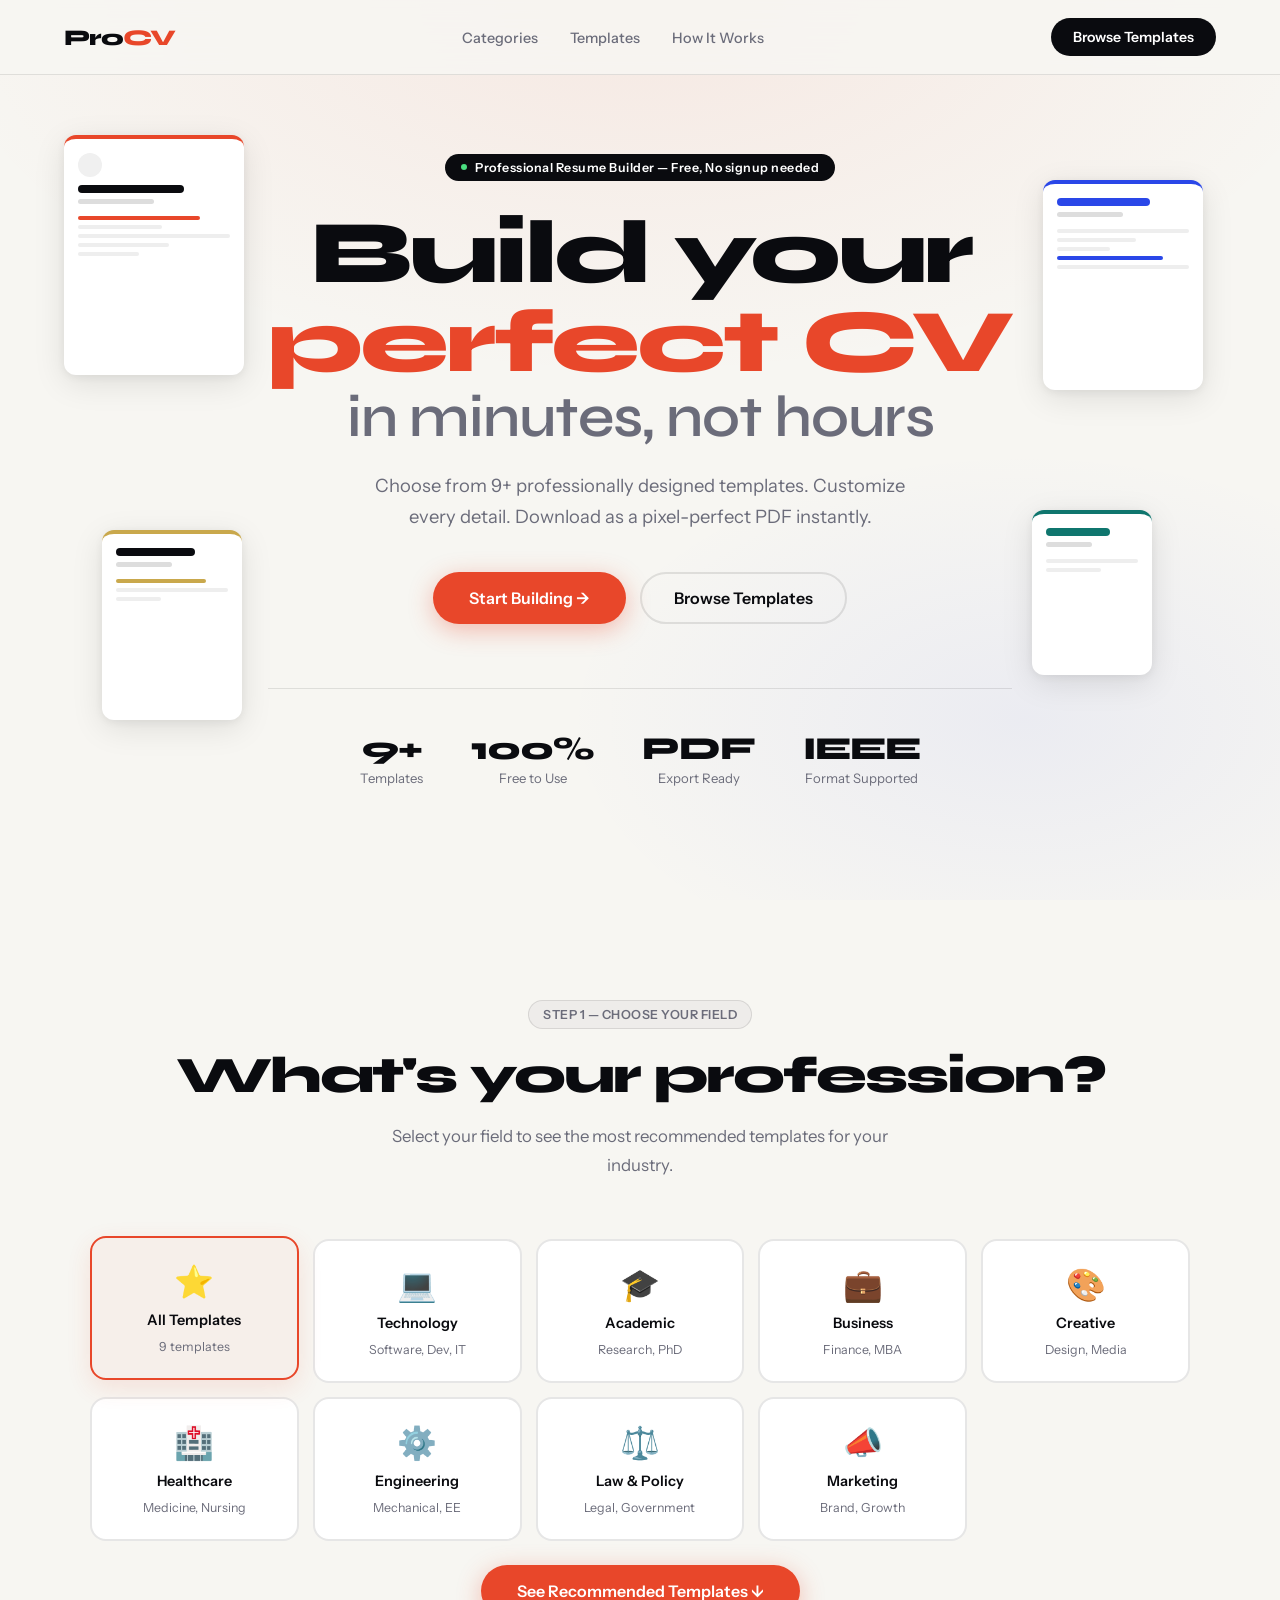
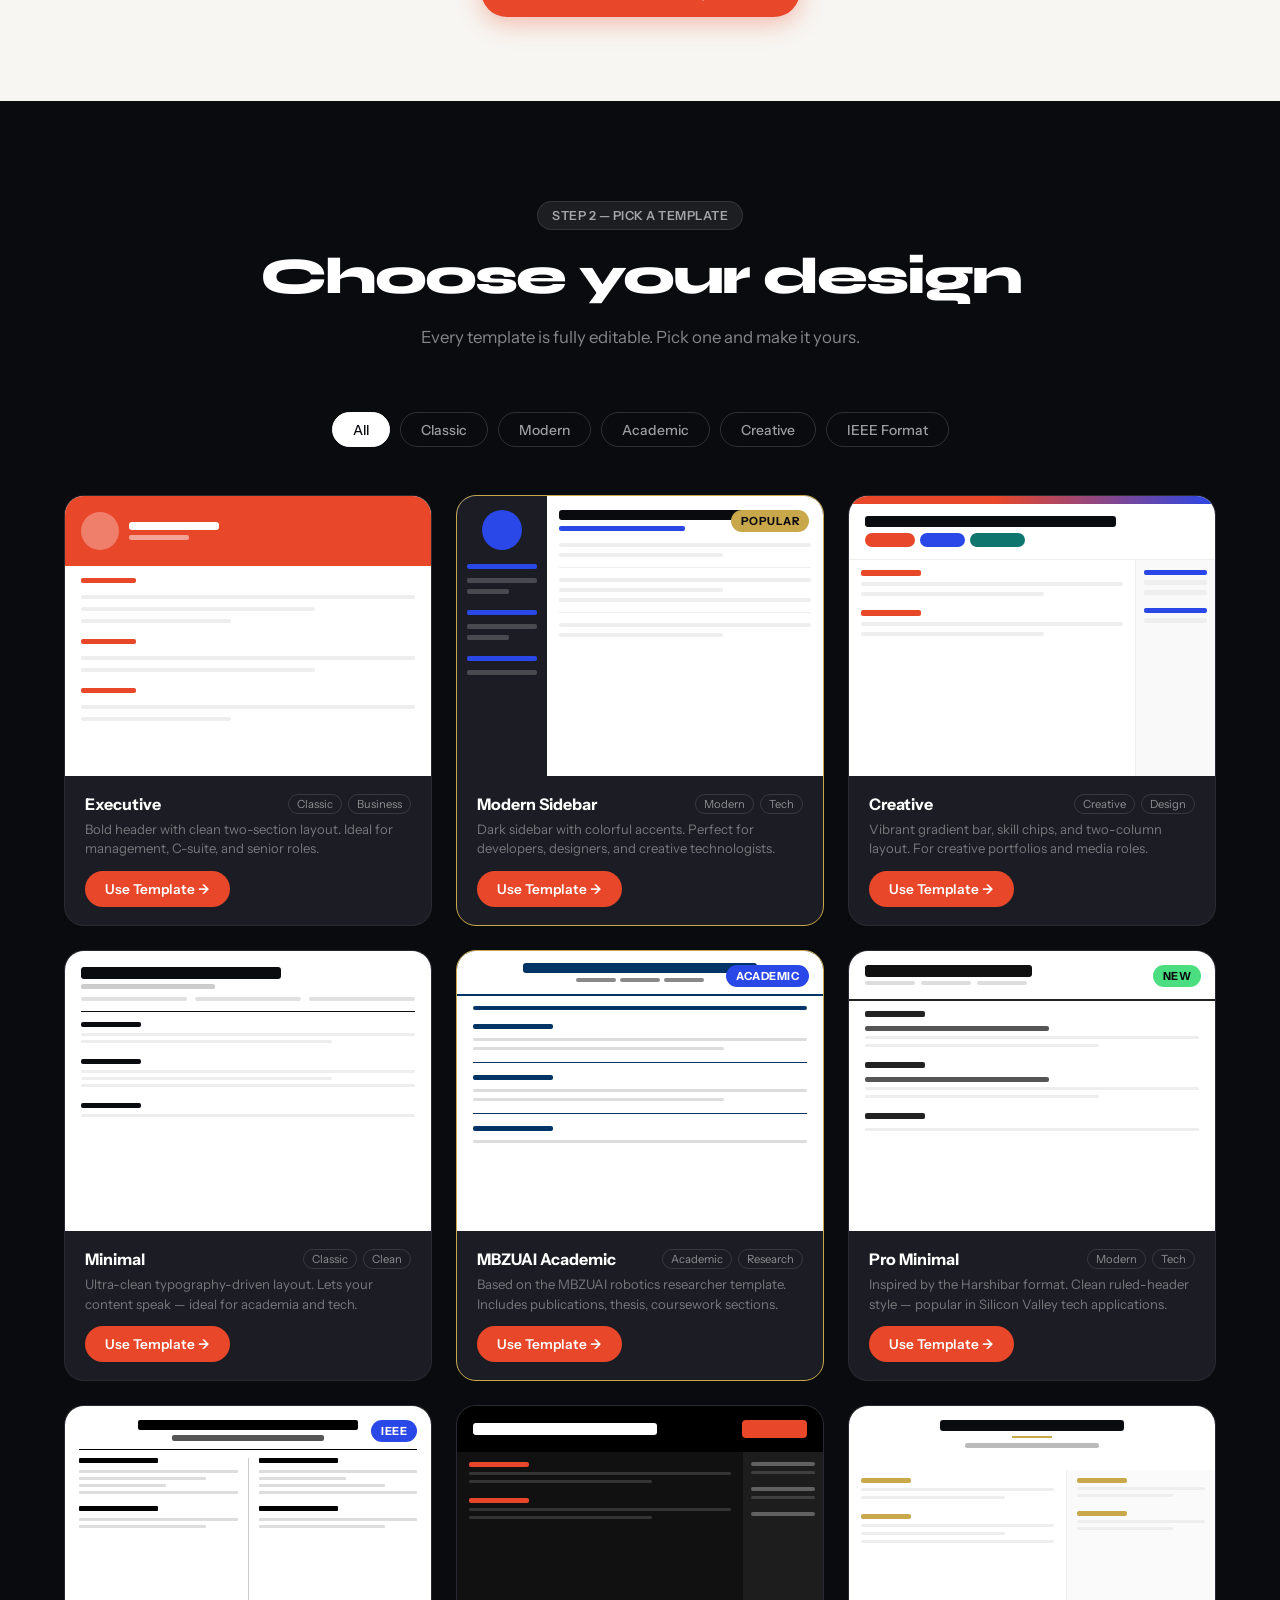
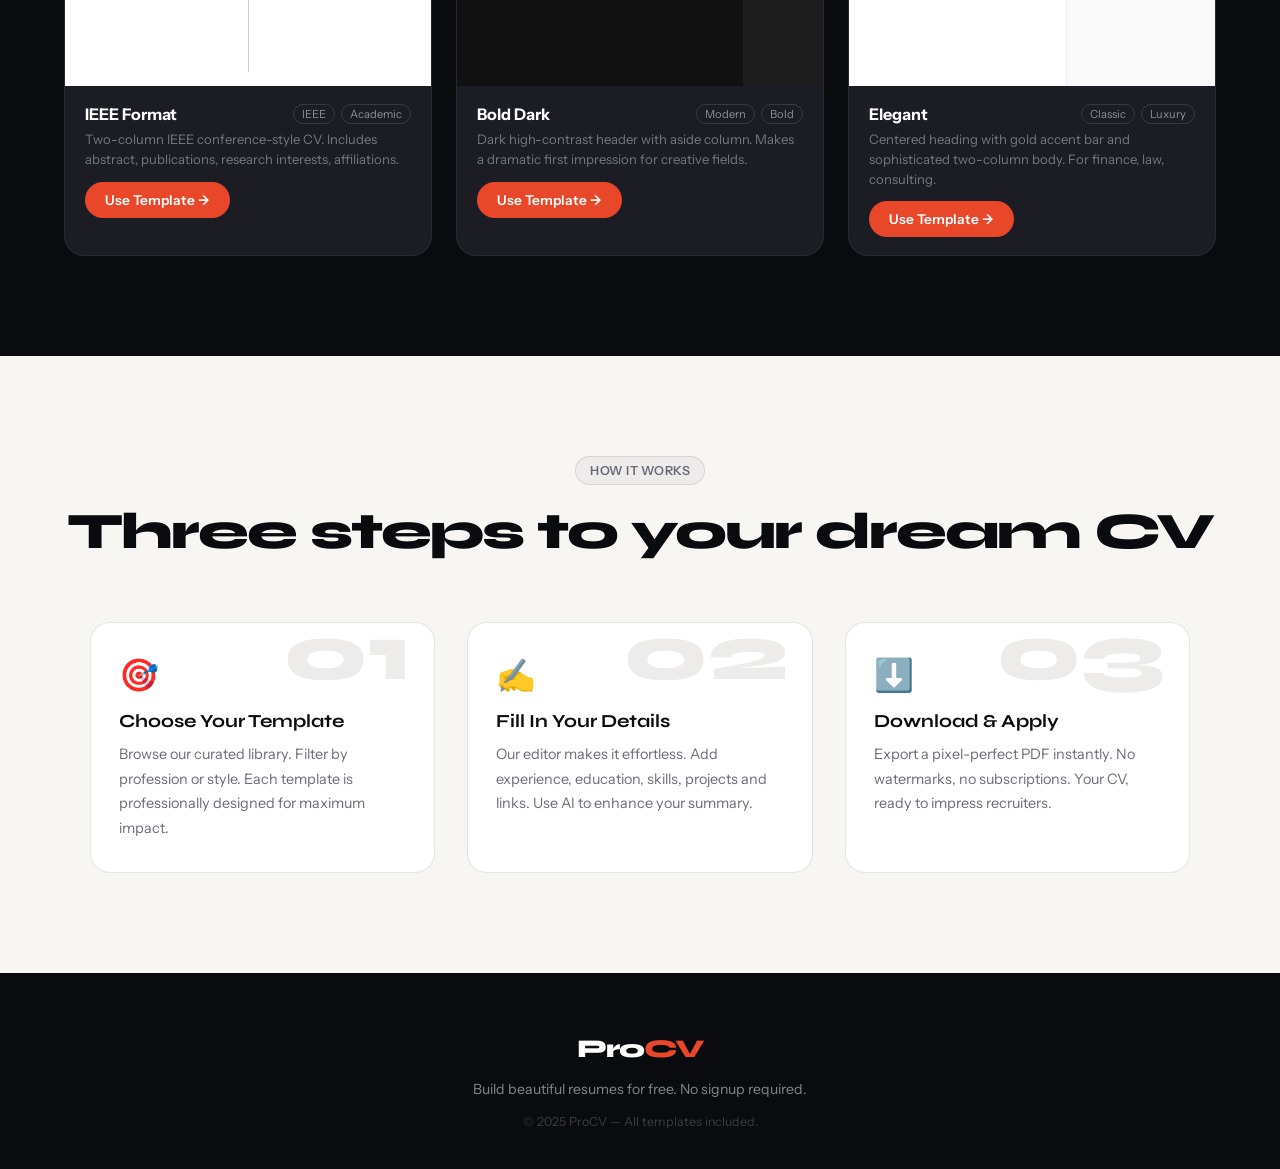
<file: index.html>
<!DOCTYPE html>
<html lang="en">
<head>
  <meta charset="UTF-8" />
  <meta name="viewport" content="width=device-width, initial-scale=1.0" />
  <title>ProCV — Professional Resume Builder</title>
  <link rel="preconnect" href="https://fonts.googleapis.com">
  <link rel="preconnect" href="https://fonts.gstatic.com" crossorigin>
  <link href="https://fonts.googleapis.com/css2?family=Syne:wght@400;600;700;800&family=Instrument+Sans:wght@400;500;600&family=Fraunces:ital,wght@0,400;0,700;1,400&display=swap" rel="stylesheet">
  <style>
    *, *::before, *::after { box-sizing: border-box; margin: 0; padding: 0; }

    :root {
      --ink: #0A0B0F;
      --ink2: #1C1D24;
      --ink3: #2A2B36;
      --paper: #F7F6F2;
      --paper2: #EEECEA;
      --accent: #E8472A;
      --accent2: #2A47E8;
      --gold: #C9A84C;
      --text: #0A0B0F;
      --text-muted: #6B6C7A;
      --border: rgba(10,11,15,0.1);
    }

    html { scroll-behavior: smooth; }
    body {
      font-family: 'Instrument Sans', sans-serif;
      background: var(--paper);
      color: var(--text);
      overflow-x: hidden;
    }

    /* ---- NAV ---- */
    nav {
      position: fixed; top: 0; left: 0; right: 0; z-index: 200;
      padding: 18px 5vw;
      display: flex; align-items: center; justify-content: space-between;
      background: rgba(247,246,242,0.85);
      backdrop-filter: blur(16px);
      border-bottom: 1px solid var(--border);
    }
    .nav-logo {
      font-family: 'Syne', sans-serif;
      font-weight: 800;
      font-size: 1.4rem;
      letter-spacing: -1px;
      color: var(--ink);
      text-decoration: none;
    }
    .nav-logo span { color: var(--accent); }
    .nav-links { display: flex; gap: 32px; list-style: none; }
    .nav-links a { text-decoration: none; color: var(--text-muted); font-size: 0.9rem; font-weight: 500; transition: color 0.2s; }
    .nav-links a:hover { color: var(--text); }
    .nav-cta {
      background: var(--ink);
      color: #fff;
      border: none;
      padding: 10px 22px;
      border-radius: 100px;
      font-family: 'Instrument Sans', sans-serif;
      font-weight: 600;
      font-size: 0.88rem;
      cursor: pointer;
      transition: transform 0.2s, background 0.2s;
    }
    .nav-cta:hover { background: var(--accent); transform: scale(1.04); }
    .nav-mobile-toggle { display: none; background: none; border: none; cursor: pointer; }

    /* ---- HERO ---- */
    .hero {
      min-height: 100vh;
      display: flex;
      flex-direction: column;
      align-items: center;
      justify-content: center;
      padding: 120px 5vw 80px;
      position: relative;
      overflow: hidden;
      text-align: center;
    }
    .hero-bg {
      position: absolute; inset: 0; z-index: 0;
      background: radial-gradient(ellipse 80% 60% at 50% 0%, rgba(232,71,42,0.08) 0%, transparent 70%),
                  radial-gradient(ellipse 60% 50% at 80% 80%, rgba(42,71,232,0.06) 0%, transparent 60%);
    }

    /* 3D floating cards */
    .hero-floaters {
      position: absolute; inset: 0; z-index: 1; pointer-events: none;
    }
    .floater {
      position: absolute;
      border-radius: 12px;
      background: #fff;
      box-shadow: 0 8px 32px rgba(0,0,0,0.1), 0 2px 8px rgba(0,0,0,0.06);
      animation: float3d linear infinite;
      transform-style: preserve-3d;
    }
    .f1 { width: 180px; height: 240px; top: 15%; left: 5%; animation-duration: 12s; animation-delay: 0s; border-top: 4px solid var(--accent); }
    .f2 { width: 160px; height: 210px; top: 20%; right: 6%; animation-duration: 15s; animation-delay: -4s; border-top: 4px solid var(--accent2); }
    .f3 { width: 140px; height: 190px; bottom: 20%; left: 8%; animation-duration: 10s; animation-delay: -7s; border-top: 4px solid var(--gold); }
    .f4 { width: 120px; height: 165px; bottom: 25%; right: 10%; animation-duration: 13s; animation-delay: -2s; border-top: 4px solid #0F766E; }

    .floater-inner { padding: 14px; }
    .fl-name { height: 8px; border-radius: 4px; background: var(--ink); width: 70%; margin-bottom: 6px; }
    .fl-sub { height: 5px; border-radius: 3px; background: #ddd; width: 50%; margin-bottom: 12px; }
    .fl-line { height: 4px; border-radius: 2px; background: #eee; margin-bottom: 5px; }
    .fl-line.short { width: 60%; }
    .fl-line.shorter { width: 40%; }
    .fl-dot { width: 24px; height: 24px; border-radius: 50%; background: #f0f0f0; margin-bottom: 8px; }
    .fl-accent { height: 4px; border-radius: 2px; margin-bottom: 5px; }
    .fl-accent.a { background: var(--accent); width: 80%; }
    .fl-accent.b { background: #eee; width: 55%; }

    @keyframes float3d {
      0%   { transform: translateY(0px) rotateY(0deg) rotateX(0deg); }
      25%  { transform: translateY(-18px) rotateY(6deg) rotateX(3deg); }
      50%  { transform: translateY(-8px) rotateY(-4deg) rotateX(-2deg); }
      75%  { transform: translateY(-22px) rotateY(8deg) rotateX(5deg); }
      100% { transform: translateY(0px) rotateY(0deg) rotateX(0deg); }
    }

    .hero-content { position: relative; z-index: 2; max-width: 800px; }
    .hero-badge {
      display: inline-flex; align-items: center; gap: 8px;
      background: var(--ink); color: #fff;
      padding: 6px 16px; border-radius: 100px;
      font-size: 0.78rem; font-weight: 600;
      margin-bottom: 28px;
      letter-spacing: 0.5px;
      animation: fadeInUp 0.6s ease both;
    }
    .hero-badge .dot { width: 6px; height: 6px; border-radius: 50%; background: #4ade80; animation: pulse 1.5s infinite; }
    @keyframes pulse { 0%,100%{opacity:1;transform:scale(1)} 50%{opacity:0.5;transform:scale(1.4)} }

    h1.hero-title {
      font-family: 'Syne', sans-serif;
      font-size: clamp(3rem, 7vw, 6rem);
      font-weight: 800;
      line-height: 1.0;
      letter-spacing: -3px;
      color: var(--ink);
      margin-bottom: 24px;
      animation: fadeInUp 0.6s 0.1s ease both;
    }
    h1.hero-title em { font-style: normal; color: var(--accent); }
    h1.hero-title .block { display: block; }

    .hero-sub {
      font-size: 1.15rem;
      color: var(--text-muted);
      max-width: 540px;
      margin: 0 auto 40px;
      line-height: 1.7;
      animation: fadeInUp 0.6s 0.2s ease both;
    }

    .hero-actions {
      display: flex; gap: 14px; justify-content: center; flex-wrap: wrap;
      animation: fadeInUp 0.6s 0.3s ease both;
    }
    .btn-hero-primary {
      background: var(--accent);
      color: #fff;
      border: none;
      padding: 16px 36px;
      border-radius: 100px;
      font-family: 'Instrument Sans', sans-serif;
      font-weight: 600;
      font-size: 1rem;
      cursor: pointer;
      transition: transform 0.2s, box-shadow 0.2s;
      box-shadow: 0 6px 24px rgba(232,71,42,0.35);
      text-decoration: none;
    }
    .btn-hero-primary:hover { transform: translateY(-2px); box-shadow: 0 10px 30px rgba(232,71,42,0.4); }
    .btn-hero-secondary {
      background: transparent;
      color: var(--ink);
      border: 2px solid var(--border);
      padding: 14px 32px;
      border-radius: 100px;
      font-family: 'Instrument Sans', sans-serif;
      font-weight: 600;
      font-size: 1rem;
      cursor: pointer;
      transition: border-color 0.2s, background 0.2s;
      text-decoration: none;
    }
    .btn-hero-secondary:hover { border-color: var(--ink); background: var(--paper2); }

    .hero-stats {
      display: flex; gap: 48px; justify-content: center; flex-wrap: wrap;
      margin-top: 64px;
      padding-top: 40px;
      border-top: 1px solid var(--border);
      animation: fadeInUp 0.6s 0.4s ease both;
    }
    .stat-item { text-align: center; }
    .stat-number { font-family: 'Syne', sans-serif; font-size: 2rem; font-weight: 800; color: var(--ink); letter-spacing: -1px; }
    .stat-label { font-size: 0.82rem; color: var(--text-muted); margin-top: 2px; }

    @keyframes fadeInUp {
      from { opacity: 0; transform: translateY(24px); }
      to { opacity: 1; transform: translateY(0); }
    }

    /* ---- JOB CATEGORY SECTION ---- */
    .section { padding: 100px 5vw; }
    .section-header { text-align: center; margin-bottom: 60px; }
    .section-tag {
      display: inline-block;
      background: var(--paper2);
      border: 1px solid var(--border);
      color: var(--text-muted);
      padding: 6px 14px; border-radius: 100px;
      font-size: 0.78rem; font-weight: 600;
      letter-spacing: 0.5px;
      margin-bottom: 16px;
      text-transform: uppercase;
    }
    h2.section-title {
      font-family: 'Syne', sans-serif;
      font-size: clamp(2rem, 4vw, 3.2rem);
      font-weight: 800;
      letter-spacing: -2px;
      color: var(--ink);
      margin-bottom: 16px;
    }
    .section-desc { color: var(--text-muted); font-size: 1.05rem; max-width: 520px; margin: 0 auto; line-height: 1.7; }

    .job-categories {
      display: grid;
      grid-template-columns: repeat(auto-fill, minmax(180px, 1fr));
      gap: 14px;
      max-width: 1100px;
      margin: 0 auto;
    }
    .job-cat-btn {
      display: flex; flex-direction: column; align-items: center; gap: 10px;
      padding: 24px 16px;
      border: 2px solid var(--border);
      border-radius: 16px;
      background: #fff;
      cursor: pointer;
      transition: all 0.25s;
      text-align: center;
      font-family: 'Instrument Sans', sans-serif;
    }
    .job-cat-btn:hover, .job-cat-btn.active {
      border-color: var(--accent);
      background: rgba(232,71,42,0.04);
      transform: translateY(-3px);
      box-shadow: 0 8px 24px rgba(232,71,42,0.12);
    }
    .job-cat-btn.active { border-color: var(--accent); }
    .cat-icon { font-size: 2rem; }
    .cat-name { font-weight: 600; font-size: 0.9rem; color: var(--ink); }
    .cat-count { font-size: 0.78rem; color: var(--text-muted); }

    /* ---- TEMPLATE GALLERY ---- */
    .templates-bg { background: var(--ink); padding: 100px 5vw; }
    .templates-bg .section-tag { background: rgba(255,255,255,0.08); color: rgba(255,255,255,0.6); border-color: rgba(255,255,255,0.1); }
    .templates-bg h2.section-title { color: #fff; }
    .templates-bg .section-desc { color: rgba(255,255,255,0.5); }

    .template-filters {
      display: flex; gap: 10px; justify-content: center; flex-wrap: wrap;
      margin-bottom: 48px;
    }
    .filter-btn {
      padding: 8px 20px;
      border-radius: 100px;
      border: 1px solid rgba(255,255,255,0.15);
      background: transparent;
      color: rgba(255,255,255,0.6);
      font-family: 'Instrument Sans', sans-serif;
      font-weight: 500; font-size: 0.87rem;
      cursor: pointer; transition: all 0.2s;
    }
    .filter-btn:hover, .filter-btn.active {
      background: #fff; color: var(--ink);
      border-color: #fff;
    }

    .template-gallery {
      display: grid;
      grid-template-columns: repeat(auto-fill, minmax(280px, 1fr));
      gap: 24px;
      max-width: 1300px;
      margin: 0 auto;
    }
    .tmpl-card {
      background: var(--ink2);
      border-radius: 20px;
      overflow: hidden;
      cursor: pointer;
      transition: all 0.3s cubic-bezier(0.34, 1.56, 0.64, 1);
      border: 1px solid rgba(255,255,255,0.06);
      position: relative;
      transform-style: preserve-3d;
    }
    .tmpl-card:hover {
      transform: translateY(-8px) scale(1.02);
      box-shadow: 0 24px 60px rgba(0,0,0,0.5);
      border-color: rgba(255,255,255,0.15);
    }
    .tmpl-card.featured { border-color: var(--gold); }
    .tmpl-badge {
      position: absolute; top: 14px; right: 14px;
      background: var(--gold); color: var(--ink);
      padding: 4px 10px; border-radius: 100px;
      font-size: 0.7rem; font-weight: 700;
      letter-spacing: 0.5px;
      text-transform: uppercase;
      z-index: 2;
    }
    .tmpl-new { background: #4ade80; color: var(--ink); }
    .tmpl-ieee { background: var(--accent2); color: #fff; }

    /* Template Previews (visual mockups) */
    .tmpl-preview {
      height: 280px;
      display: flex;
      align-items: stretch;
      overflow: hidden;
      position: relative;
    }
    /* Executive template preview */
    .prev-executive { background: #fff; flex-direction: column; display: flex; }
    .prev-executive .ph { background: var(--accent); height: 70px; display: flex; align-items: center; padding: 0 16px; gap: 10px; }
    .prev-executive .ph-avatar { width: 38px; height: 38px; border-radius: 50%; background: rgba(255,255,255,0.3); flex-shrink: 0; }
    .prev-executive .ph-text .ph-name { height: 8px; background: #fff; border-radius: 3px; width: 90px; margin-bottom: 5px; }
    .prev-executive .ph-text .ph-title { height: 5px; background: rgba(255,255,255,0.5); border-radius: 2px; width: 60px; }
    .prev-executive .pb { flex: 1; padding: 12px 16px; display: flex; flex-direction: column; gap: 8px; }
    .prev-executive .pb-section { height: 5px; background: var(--accent); border-radius: 2px; width: 55px; margin-bottom: 4px; }
    .prev-executive .pb-line { height: 4px; background: #eee; border-radius: 2px; }
    .prev-executive .pb-line.s { width: 70%; }
    .prev-executive .pb-line.xs { width: 45%; }

    /* Modern sidebar template */
    .prev-modern { background: #fff; display: flex; }
    .prev-modern .pm-left { width: 90px; background: #1C1D24; flex-shrink: 0; padding: 14px 10px; display: flex; flex-direction: column; gap: 6px; }
    .prev-modern .pm-avatar { width: 40px; height: 40px; border-radius: 50%; background: var(--accent2); margin: 0 auto 8px; }
    .prev-modern .pm-dot { height: 5px; border-radius: 2px; background: rgba(255,255,255,0.2); }
    .prev-modern .pm-dot.s { width: 60%; }
    .prev-modern .pm-accent { height: 5px; border-radius: 2px; background: var(--accent2); margin-bottom: 3px; }
    .prev-modern .pm-right { flex: 1; padding: 14px 12px; display: flex; flex-direction: column; gap: 6px; }
    .prev-modern .pm-title { height: 10px; background: var(--ink); border-radius: 3px; width: 80%; }
    .prev-modern .pm-sub { height: 5px; background: var(--accent2); border-radius: 2px; width: 50%; margin-bottom: 6px; }
    .prev-modern .pm-line { height: 4px; background: #eee; border-radius: 2px; }
    .prev-modern .pm-line.s { width: 65%; }
    .pm-divider { height: 1px; background: #f0f0f0; margin: 4px 0; }

    /* Creative template */
    .prev-creative { background: #fff; flex-direction: column; display: flex; }
    .prev-creative .pc-top { height: 8px; background: linear-gradient(90deg, var(--accent) 40%, var(--accent2) 100%); }
    .prev-creative .pc-header { padding: 12px 16px; border-bottom: 1px solid #eee; }
    .prev-creative .pc-name { height: 11px; background: var(--ink); border-radius: 3px; width: 75%; margin-bottom: 6px; }
    .prev-creative .pc-chips { display: flex; gap: 5px; flex-wrap: wrap; }
    .prev-creative .pc-chip { height: 14px; border-radius: 100px; background: var(--ink); padding: 0 6px; font-size: 0; }
    .prev-creative .pc-chip.r { background: var(--accent); width: 50px; }
    .prev-creative .pc-chip.b { background: var(--accent2); width: 45px; }
    .prev-creative .pc-chip.g { background: #0F766E; width: 55px; }
    .prev-creative .pc-cols { flex: 1; display: flex; }
    .prev-creative .pc-col1 { flex: 1; padding: 10px 12px; display: flex; flex-direction: column; gap: 6px; }
    .prev-creative .pc-col2 { width: 80px; background: #f9f9f9; padding: 10px 8px; border-left: 1px solid #eee; display: flex; flex-direction: column; gap: 5px; }
    .prev-creative .pc-line { height: 4px; background: #eee; border-radius: 2px; }
    .prev-creative .pc-line.s { width: 70%; }
    .prev-creative .pc-sec { height: 6px; background: var(--accent); border-radius: 2px; width: 60px; }
    .prev-creative .pc-dot2 { height: 5px; background: var(--accent2); border-radius: 2px; }

    /* Minimal template */
    .prev-minimal { background: #fff; flex-direction: column; display: flex; padding: 16px; }
    .prev-minimal .pm2-name { height: 12px; background: var(--ink); border-radius: 3px; width: 60%; margin-bottom: 5px; }
    .prev-minimal .pm2-title { height: 5px; background: #ccc; border-radius: 2px; width: 40%; margin-bottom: 8px; }
    .prev-minimal .pm2-contact { display: flex; gap: 8px; margin-bottom: 10px; }
    .prev-minimal .pm2-cc { height: 4px; background: #e0e0e0; border-radius: 2px; flex: 1; }
    .pm2-hr { height: 1px; background: var(--ink); margin-bottom: 10px; }
    .prev-minimal .pm2-sec { height: 5px; background: var(--ink); border-radius: 2px; width: 60px; margin-bottom: 6px; }
    .prev-minimal .pm2-line { height: 3px; background: #eee; border-radius: 2px; margin-bottom: 4px; }
    .prev-minimal .pm2-line.s { width: 75%; }

    /* MBZUAI Academic template */
    .prev-mbzuai { background: #fff; flex-direction: column; display: flex; }
    .prev-mbzuai .mbz-header { padding: 12px 16px; text-align: center; border-bottom: 2px solid #003366; }
    .prev-mbzuai .mbz-name { height: 10px; background: #003366; border-radius: 3px; width: 70%; margin: 0 auto 5px; }
    .prev-mbzuai .mbz-contact { display: flex; gap: 4px; justify-content: center; }
    .prev-mbzuai .mbz-dot { height: 4px; background: #888; border-radius: 2px; width: 40px; }
    .prev-mbzuai .mbz-body { flex: 1; padding: 10px 16px; display: flex; flex-direction: column; gap: 6px; }
    .prev-mbzuai .mbz-sec { height: 5px; background: #003366; border-radius: 2px; width: 80px; margin-bottom: 3px; }
    .prev-mbzuai .mbz-line { height: 3px; background: #ddd; border-radius: 2px; }
    .prev-mbzuai .mbz-line.s { width: 75%; }
    .mbz-hr { height: 1px; background: #003366; }

    /* Harshibar / Minimal-Pro template */
    .prev-harshibar { background: #fff; flex-direction: column; display: flex; }
    .prev-harshibar .hb-header { padding: 14px 16px 10px; border-bottom: 2px solid #222; }
    .prev-harshibar .hb-name { height: 12px; background: #111; border-radius: 3px; width: 50%; margin-bottom: 4px; }
    .prev-harshibar .hb-info { display: flex; gap: 6px; margin-bottom: 4px; }
    .prev-harshibar .hb-ic { height: 4px; background: #ddd; border-radius: 2px; width: 50px; }
    .prev-harshibar .hb-body { flex: 1; padding: 10px 16px; display: flex; flex-direction: column; gap: 5px; }
    .prev-harshibar .hb-sec { height: 6px; background: #222; border-radius: 2px; width: 60px; margin-bottom: 4px; text-transform: uppercase; border-bottom: 1px solid #222; }
    .prev-harshibar .hb-line { height: 3px; background: #eee; border-radius: 2px; }
    .prev-harshibar .hb-line.s { width: 70%; }
    .prev-harshibar .hb-job { height: 5px; background: #555; border-radius: 2px; width: 55%; }

    /* IEEE Academic format */
    .prev-ieee { background: #fff; flex-direction: column; display: flex; padding: 14px; font-size: 0; }
    .prev-ieee .ie-title { height: 10px; background: #000; border-radius: 2px; width: 65%; margin: 0 auto 5px; }
    .prev-ieee .ie-author { height: 6px; background: #555; border-radius: 2px; width: 45%; margin: 0 auto 8px; }
    .prev-ieee .ie-hr { height: 1px; background: #000; margin-bottom: 8px; }
    .prev-ieee .ie-cols { display: flex; gap: 10px; flex: 1; }
    .prev-ieee .ie-col { flex: 1; display: flex; flex-direction: column; gap: 4px; }
    .prev-ieee .ie-line { height: 3px; background: #ddd; border-radius: 1px; }
    .prev-ieee .ie-line.s { width: 80%; }
    .prev-ieee .ie-line.xs { width: 55%; }
    .prev-ieee .ie-vl { width: 1px; background: #ccc; flex-shrink: 0; }
    .prev-ieee .ie-sec { height: 5px; background: #000; border-radius: 1px; width: 50%; margin-bottom: 3px; }

    /* Bold template */
    .prev-bold { background: #111; flex-direction: column; display: flex; }
    .prev-bold .pb2-header { padding: 14px 16px; background: #000; display: flex; justify-content: space-between; align-items: center; }
    .prev-bold .pb2-name { height: 12px; background: #fff; border-radius: 3px; width: 55%; }
    .prev-bold .pb2-tag { height: 18px; border-radius: 4px; background: var(--accent); width: 65px; }
    .prev-bold .pb2-body { flex: 1; display: flex; }
    .prev-bold .pb2-main { flex: 1; padding: 10px 12px; display: flex; flex-direction: column; gap: 5px; }
    .prev-bold .pb2-aside { width: 80px; background: rgba(255,255,255,0.05); padding: 10px 8px; display: flex; flex-direction: column; gap: 5px; }
    .prev-bold .pb2-line { height: 3px; background: rgba(255,255,255,0.15); border-radius: 2px; }
    .prev-bold .pb2-line.s { width: 70%; }
    .prev-bold .pb2-acc { height: 5px; background: var(--accent); border-radius: 2px; width: 60px; }
    .prev-bold .pb2-acc2 { height: 4px; background: rgba(255,255,255,0.3); border-radius: 2px; }

    /* Elegant template */
    .prev-elegant { background: #fff; flex-direction: column; display: flex; }
    .prev-elegant .pe-header { padding: 14px 16px; text-align: center; }
    .prev-elegant .pe-name { height: 11px; background: var(--ink); border-radius: 3px; width: 55%; margin: 0 auto 5px; }
    .prev-elegant .pe-dec { width: 40px; height: 2px; background: var(--gold); margin: 5px auto; }
    .prev-elegant .pe-title { height: 5px; background: #bbb; border-radius: 2px; width: 40%; margin: 0 auto 8px; }
    .prev-elegant .pe-cols { flex: 1; display: flex; }
    .prev-elegant .pe-col1 { flex: 1.5; padding: 8px 12px; display: flex; flex-direction: column; gap: 5px; }
    .prev-elegant .pe-col2 { flex: 1; background: #fafafa; padding: 8px 10px; border-left: 1px solid #eee; display: flex; flex-direction: column; gap: 4px; }
    .prev-elegant .pe-line { height: 3px; background: #eee; border-radius: 2px; }
    .prev-elegant .pe-line.s { width: 75%; }
    .prev-elegant .pe-sec { height: 5px; background: var(--gold); border-radius: 2px; width: 50px; }

    .tmpl-info {
      padding: 18px 20px;
      display: flex; flex-direction: column; gap: 6px;
    }
    .tmpl-info-top { display: flex; align-items: center; justify-content: space-between; }
    .tmpl-name { color: #fff; font-weight: 700; font-size: 1rem; }
    .tmpl-tags { display: flex; gap: 6px; flex-wrap: wrap; }
    .tmpl-tag {
      font-size: 0.7rem; color: rgba(255,255,255,0.5);
      border: 1px solid rgba(255,255,255,0.12);
      padding: 2px 8px; border-radius: 100px;
    }
    .tmpl-desc { color: rgba(255,255,255,0.4); font-size: 0.82rem; line-height: 1.5; }
    .tmpl-use-btn {
      display: inline-flex; align-items: center; gap: 6px;
      background: var(--accent); color: #fff;
      border: none; padding: 10px 20px;
      border-radius: 100px;
      font-family: 'Instrument Sans', sans-serif;
      font-weight: 600; font-size: 0.85rem;
      cursor: pointer;
      transition: transform 0.2s;
      margin-top: 6px;
      text-decoration: none;
      width: fit-content;
    }
    .tmpl-use-btn:hover { transform: scale(1.05); }

    /* ---- HOW IT WORKS ---- */
    .how-section { background: var(--paper); padding: 100px 5vw; }
    .steps-grid {
      display: grid;
      grid-template-columns: repeat(auto-fit, minmax(250px, 1fr));
      gap: 32px;
      max-width: 1100px;
      margin: 0 auto;
    }
    .step-card {
      background: #fff;
      border-radius: 20px;
      padding: 32px 28px;
      border: 1px solid var(--border);
      transition: transform 0.3s;
      position: relative;
      overflow: hidden;
    }
    .step-card::before {
      content: attr(data-num);
      position: absolute; top: -10px; right: 24px;
      font-family: 'Syne', sans-serif;
      font-size: 5rem; font-weight: 800;
      color: var(--paper2); line-height: 1;
      pointer-events: none;
    }
    .step-card:hover { transform: translateY(-4px); }
    .step-icon { font-size: 2rem; margin-bottom: 16px; }
    .step-title { font-family: 'Syne', sans-serif; font-weight: 700; font-size: 1.15rem; margin-bottom: 10px; color: var(--ink); }
    .step-desc { color: var(--text-muted); font-size: 0.9rem; line-height: 1.7; }

    /* ---- FOOTER ---- */
    footer {
      background: var(--ink);
      color: rgba(255,255,255,0.5);
      padding: 60px 5vw 40px;
      text-align: center;
    }
    .footer-logo {
      font-family: 'Syne', sans-serif;
      font-weight: 800;
      font-size: 1.6rem;
      color: #fff;
      letter-spacing: -1px;
      margin-bottom: 16px;
    }
    .footer-logo span { color: var(--accent); }
    footer p { font-size: 0.88rem; }

    /* ---- SCROLL REVEAL ---- */
    .reveal { opacity: 0; transform: translateY(30px); transition: opacity 0.7s ease, transform 0.7s ease; }
    .reveal.visible { opacity: 1; transform: translateY(0); }

    /* ---- MOBILE ---- */
    @media (max-width: 768px) {
      .nav-links { display: none; }
      .nav-mobile-toggle { display: block; }
      .nav-links.open {
        display: flex; flex-direction: column;
        position: fixed; top: 60px; left: 0; right: 0;
        background: var(--paper);
        padding: 24px;
        border-bottom: 1px solid var(--border);
        gap: 20px;
        z-index: 190;
      }
      .hero-floaters { display: none; }
      h1.hero-title { letter-spacing: -2px; }
      .hero-stats { gap: 28px; }
      .job-categories { grid-template-columns: repeat(3, 1fr); }
      .template-gallery { grid-template-columns: 1fr; }
      .steps-grid { grid-template-columns: 1fr; }
    }
    @media (max-width: 480px) {
      .job-categories { grid-template-columns: repeat(2, 1fr); }
      .hero-actions { flex-direction: column; align-items: center; }
      .btn-hero-primary, .btn-hero-secondary { width: 100%; max-width: 280px; text-align: center; }
    }
  </style>
</head>
<body>

  <!-- NAV -->
  <nav>
    <a class="nav-logo" href="#">Pro<span>CV</span></a>
    <ul class="nav-links" id="nav-links">
      <li><a href="#job-categories">Categories</a></li>
      <li><a href="#templates">Templates</a></li>
      <li><a href="#how-it-works">How It Works</a></li>
    </ul>
    <button class="nav-cta" onclick="document.getElementById('templates').scrollIntoView({behavior:'smooth'})">Browse Templates</button>
    <button class="nav-mobile-toggle" onclick="document.getElementById('nav-links').classList.toggle('open')" aria-label="Menu">
      <svg width="22" height="22" viewBox="0 0 22 22" fill="none"><rect y="4" width="22" height="2" rx="1" fill="#0A0B0F"/><rect y="10" width="16" height="2" rx="1" fill="#0A0B0F"/><rect y="16" width="20" height="2" rx="1" fill="#0A0B0F"/></svg>
    </button>
  </nav>

  <!-- HERO -->
  <section class="hero">
    <div class="hero-bg"></div>
    <div class="hero-floaters">
      <!-- Floater 1: Executive look -->
      <div class="floater f1">
        <div class="floater-inner">
          <div class="fl-dot"></div>
          <div class="fl-name"></div>
          <div class="fl-sub"></div>
          <div class="fl-accent a"></div>
          <div class="fl-accent b"></div>
          <div class="fl-line"></div>
          <div class="fl-line short"></div>
          <div class="fl-line shorter"></div>
        </div>
      </div>
      <!-- Floater 2: Modern look -->
      <div class="floater f2">
        <div class="floater-inner">
          <div class="fl-name" style="background:var(--accent2)"></div>
          <div class="fl-sub"></div>
          <div class="fl-line"></div>
          <div class="fl-line short"></div>
          <div class="fl-line shorter"></div>
          <div class="fl-accent a" style="background:var(--accent2)"></div>
          <div class="fl-line"></div>
        </div>
      </div>
      <!-- Floater 3: Gold -->
      <div class="floater f3">
        <div class="floater-inner">
          <div class="fl-name" style="background:var(--ink)"></div>
          <div class="fl-sub"></div>
          <div class="fl-accent a" style="background:var(--gold)"></div>
          <div class="fl-line"></div>
          <div class="fl-line shorter"></div>
        </div>
      </div>
      <!-- Floater 4 -->
      <div class="floater f4">
        <div class="floater-inner">
          <div class="fl-name" style="background:#0F766E"></div>
          <div class="fl-sub"></div>
          <div class="fl-line"></div>
          <div class="fl-line short"></div>
        </div>
      </div>
    </div>

    <div class="hero-content">
      <div class="hero-badge">
        <div class="dot"></div>
        Professional Resume Builder — Free, No signup needed
      </div>
      <h1 class="hero-title">
        Build your<br><em>perfect CV</em><br>
        <span class="block" style="font-size:0.65em; letter-spacing:-1px; color: var(--text-muted); font-weight:600;">in minutes, not hours</span>
      </h1>
      <p class="hero-sub">
        Choose from 9+ professionally designed templates. Customize every detail. Download as a pixel-perfect PDF instantly.
      </p>
      <div class="hero-actions">
        <a class="btn-hero-primary" href="#job-categories">Start Building →</a>
        <a class="btn-hero-secondary" href="#templates">Browse Templates</a>
      </div>
      <div class="hero-stats">
        <div class="stat-item">
          <div class="stat-number">9+</div>
          <div class="stat-label">Templates</div>
        </div>
        <div class="stat-item">
          <div class="stat-number">100%</div>
          <div class="stat-label">Free to Use</div>
        </div>
        <div class="stat-item">
          <div class="stat-number">PDF</div>
          <div class="stat-label">Export Ready</div>
        </div>
        <div class="stat-item">
          <div class="stat-number">IEEE</div>
          <div class="stat-label">Format Supported</div>
        </div>
      </div>
    </div>
  </section>

  <!-- JOB CATEGORIES -->
  <section class="section" id="job-categories">
    <div class="section-header reveal">
      <div class="section-tag">Step 1 — Choose Your Field</div>
      <h2 class="section-title">What's your profession?</h2>
      <p class="section-desc">Select your field to see the most recommended templates for your industry.</p>
    </div>
    <div class="job-categories reveal">
      <button class="job-cat-btn active" data-category="all" onclick="filterByCategory(this, 'all')">
        <span class="cat-icon">⭐</span>
        <span class="cat-name">All Templates</span>
        <span class="cat-count">9 templates</span>
      </button>
      <button class="job-cat-btn" data-category="tech" onclick="filterByCategory(this, 'tech')">
        <span class="cat-icon">💻</span>
        <span class="cat-name">Technology</span>
        <span class="cat-count">Software, Dev, IT</span>
      </button>
      <button class="job-cat-btn" data-category="academic" onclick="filterByCategory(this, 'academic')">
        <span class="cat-icon">🎓</span>
        <span class="cat-name">Academic</span>
        <span class="cat-count">Research, PhD</span>
      </button>
      <button class="job-cat-btn" data-category="business" onclick="filterByCategory(this, 'business')">
        <span class="cat-icon">💼</span>
        <span class="cat-name">Business</span>
        <span class="cat-count">Finance, MBA</span>
      </button>
      <button class="job-cat-btn" data-category="creative" onclick="filterByCategory(this, 'creative')">
        <span class="cat-icon">🎨</span>
        <span class="cat-name">Creative</span>
        <span class="cat-count">Design, Media</span>
      </button>
      <button class="job-cat-btn" data-category="healthcare" onclick="filterByCategory(this, 'healthcare')">
        <span class="cat-icon">🏥</span>
        <span class="cat-name">Healthcare</span>
        <span class="cat-count">Medicine, Nursing</span>
      </button>
      <button class="job-cat-btn" data-category="engineering" onclick="filterByCategory(this, 'engineering')">
        <span class="cat-icon">⚙️</span>
        <span class="cat-name">Engineering</span>
        <span class="cat-count">Mechanical, EE</span>
      </button>
      <button class="job-cat-btn" data-category="law" onclick="filterByCategory(this, 'law')">
        <span class="cat-icon">⚖️</span>
        <span class="cat-name">Law & Policy</span>
        <span class="cat-count">Legal, Government</span>
      </button>
      <button class="job-cat-btn" data-category="marketing" onclick="filterByCategory(this, 'marketing')">
        <span class="cat-icon">📣</span>
        <span class="cat-name">Marketing</span>
        <span class="cat-count">Brand, Growth</span>
      </button>
    </div>
    <div style="text-align:center; margin-top:40px;">
      <a class="btn-hero-primary" href="#templates">See Recommended Templates ↓</a>
    </div>
  </section>

  <!-- TEMPLATES GALLERY -->
  <section class="templates-bg" id="templates">
    <div class="section-header reveal">
      <div class="section-tag">Step 2 — Pick a Template</div>
      <h2 class="section-title" style="color:#fff">Choose your design</h2>
      <p class="section-desc">Every template is fully editable. Pick one and make it yours.</p>
    </div>

    <div class="template-filters reveal" id="template-filters">
      <button class="filter-btn active" onclick="filterTemplates(this, 'all')">All</button>
      <button class="filter-btn" onclick="filterTemplates(this, 'classic')">Classic</button>
      <button class="filter-btn" onclick="filterTemplates(this, 'modern')">Modern</button>
      <button class="filter-btn" onclick="filterTemplates(this, 'academic')">Academic</button>
      <button class="filter-btn" onclick="filterTemplates(this, 'creative')">Creative</button>
      <button class="filter-btn" onclick="filterTemplates(this, 'ieee')">IEEE Format</button>
    </div>

    <div class="template-gallery" id="template-gallery">

      <!-- EXECUTIVE -->
      <div class="tmpl-card reveal" data-tags="classic all business engineering law healthcare">
        <div class="tmpl-preview">
          <div class="prev-executive" style="width:100%">
            <div class="ph">
              <div class="ph-avatar"></div>
              <div class="ph-text">
                <div class="ph-name"></div>
                <div class="ph-title"></div>
              </div>
            </div>
            <div class="pb">
              <div class="pb-section"></div>
              <div class="pb-line"></div>
              <div class="pb-line s"></div>
              <div class="pb-line xs"></div>
              <div class="pb-section" style="margin-top:8px"></div>
              <div class="pb-line"></div>
              <div class="pb-line s"></div>
              <div class="pb-section" style="margin-top:8px"></div>
              <div class="pb-line"></div>
              <div class="pb-line xs"></div>
            </div>
          </div>
        </div>
        <div class="tmpl-info">
          <div class="tmpl-info-top">
            <span class="tmpl-name">Executive</span>
            <div class="tmpl-tags"><span class="tmpl-tag">Classic</span><span class="tmpl-tag">Business</span></div>
          </div>
          <p class="tmpl-desc">Bold header with clean two-section layout. Ideal for management, C-suite, and senior roles.</p>
          <a class="tmpl-use-btn" href="builder.html?template=executive">Use Template →</a>
        </div>
      </div>

      <!-- MODERN SIDEBAR -->
      <div class="tmpl-card reveal featured" data-tags="modern all tech creative marketing">
        <div class="tmpl-badge">Popular</div>
        <div class="tmpl-preview">
          <div class="prev-modern" style="width:100%">
            <div class="pm-left">
              <div class="pm-avatar"></div>
              <div class="pm-accent"></div>
              <div class="pm-dot"></div>
              <div class="pm-dot s"></div>
              <div class="pm-accent" style="margin-top:10px"></div>
              <div class="pm-dot"></div>
              <div class="pm-dot s"></div>
              <div class="pm-accent" style="margin-top:10px"></div>
              <div class="pm-dot"></div>
            </div>
            <div class="pm-right">
              <div class="pm-title"></div>
              <div class="pm-sub"></div>
              <div class="pm-line"></div>
              <div class="pm-line s"></div>
              <div class="pm-divider"></div>
              <div class="pm-line"></div>
              <div class="pm-line s"></div>
              <div class="pm-line"></div>
              <div class="pm-divider"></div>
              <div class="pm-line"></div>
              <div class="pm-line s"></div>
            </div>
          </div>
        </div>
        <div class="tmpl-info">
          <div class="tmpl-info-top">
            <span class="tmpl-name">Modern Sidebar</span>
            <div class="tmpl-tags"><span class="tmpl-tag">Modern</span><span class="tmpl-tag">Tech</span></div>
          </div>
          <p class="tmpl-desc">Dark sidebar with colorful accents. Perfect for developers, designers, and creative technologists.</p>
          <a class="tmpl-use-btn" href="builder.html?template=modern">Use Template →</a>
        </div>
      </div>

      <!-- CREATIVE -->
      <div class="tmpl-card reveal" data-tags="creative all marketing creative">
        <div class="tmpl-preview">
          <div class="prev-creative" style="width:100%">
            <div class="pc-top"></div>
            <div class="pc-header">
              <div class="pc-name"></div>
              <div class="pc-chips">
                <div class="pc-chip r"></div>
                <div class="pc-chip b"></div>
                <div class="pc-chip g"></div>
              </div>
            </div>
            <div class="pc-cols">
              <div class="pc-col1">
                <div class="pc-sec"></div>
                <div class="pc-line"></div>
                <div class="pc-line s"></div>
                <div class="pc-sec" style="margin-top:8px"></div>
                <div class="pc-line"></div>
                <div class="pc-line s"></div>
              </div>
              <div class="pc-col2">
                <div class="pc-dot2"></div>
                <div class="pc-dot2" style="background:#eee"></div>
                <div class="pc-dot2" style="background:#eee"></div>
                <div class="pc-dot2" style="margin-top:8px"></div>
                <div class="pc-dot2" style="background:#eee"></div>
              </div>
            </div>
          </div>
        </div>
        <div class="tmpl-info">
          <div class="tmpl-info-top">
            <span class="tmpl-name">Creative</span>
            <div class="tmpl-tags"><span class="tmpl-tag">Creative</span><span class="tmpl-tag">Design</span></div>
          </div>
          <p class="tmpl-desc">Vibrant gradient bar, skill chips, and two-column layout. For creative portfolios and media roles.</p>
          <a class="tmpl-use-btn" href="builder.html?template=creative">Use Template →</a>
        </div>
      </div>

      <!-- MINIMAL -->
      <div class="tmpl-card reveal" data-tags="classic all academic tech">
        <div class="tmpl-preview">
          <div class="prev-minimal" style="width:100%">
            <div class="pm2-name"></div>
            <div class="pm2-title"></div>
            <div class="pm2-contact">
              <div class="pm2-cc"></div>
              <div class="pm2-cc"></div>
              <div class="pm2-cc"></div>
            </div>
            <div class="pm2-hr"></div>
            <div class="pm2-sec"></div>
            <div class="pm2-line"></div>
            <div class="pm2-line s"></div>
            <div class="pm2-sec" style="margin-top:12px"></div>
            <div class="pm2-line"></div>
            <div class="pm2-line s"></div>
            <div class="pm2-line"></div>
            <div class="pm2-sec" style="margin-top:12px"></div>
            <div class="pm2-line"></div>
          </div>
        </div>
        <div class="tmpl-info">
          <div class="tmpl-info-top">
            <span class="tmpl-name">Minimal</span>
            <div class="tmpl-tags"><span class="tmpl-tag">Classic</span><span class="tmpl-tag">Clean</span></div>
          </div>
          <p class="tmpl-desc">Ultra-clean typography-driven layout. Lets your content speak — ideal for academia and tech.</p>
          <a class="tmpl-use-btn" href="builder.html?template=minimal">Use Template →</a>
        </div>
      </div>

      <!-- MBZUAI ACADEMIC (from PDF) -->
      <div class="tmpl-card reveal featured" data-tags="academic all engineering tech">
        <div class="tmpl-badge" style="background:var(--accent2);color:#fff">Academic</div>
        <div class="tmpl-preview">
          <div class="prev-mbzuai" style="width:100%">
            <div class="mbz-header">
              <div class="mbz-name"></div>
              <div class="mbz-contact">
                <div class="mbz-dot"></div>
                <div class="mbz-dot"></div>
                <div class="mbz-dot"></div>
              </div>
            </div>
            <div class="mbz-body">
              <div style="height:4px;background:#003366;border-radius:2px;width:100%;margin-bottom:8px;"></div>
              <div class="mbz-sec"></div>
              <div class="mbz-line"></div>
              <div class="mbz-line s"></div>
              <div class="mbz-hr" style="margin:6px 0"></div>
              <div class="mbz-sec"></div>
              <div class="mbz-line"></div>
              <div class="mbz-line s"></div>
              <div class="mbz-hr" style="margin:6px 0"></div>
              <div class="mbz-sec"></div>
              <div class="mbz-line"></div>
            </div>
          </div>
        </div>
        <div class="tmpl-info">
          <div class="tmpl-info-top">
            <span class="tmpl-name">MBZUAI Academic</span>
            <div class="tmpl-tags"><span class="tmpl-tag">Academic</span><span class="tmpl-tag">Research</span></div>
          </div>
          <p class="tmpl-desc">Based on the MBZUAI robotics researcher template. Includes publications, thesis, coursework sections.</p>
          <a class="tmpl-use-btn" href="builder.html?template=mbzuai">Use Template →</a>
        </div>
      </div>

      <!-- HARSHIBAR (from PDF) -->
      <div class="tmpl-card reveal" data-tags="modern all tech creative marketing">
        <div class="tmpl-badge tmpl-new">New</div>
        <div class="tmpl-preview">
          <div class="prev-harshibar" style="width:100%">
            <div class="hb-header">
              <div class="hb-name"></div>
              <div class="hb-info">
                <div class="hb-ic"></div>
                <div class="hb-ic"></div>
                <div class="hb-ic"></div>
              </div>
            </div>
            <div class="hb-body">
              <div class="hb-sec"></div>
              <div class="hb-job"></div>
              <div class="hb-line"></div>
              <div class="hb-line s"></div>
              <div class="hb-sec" style="margin-top:10px"></div>
              <div class="hb-job"></div>
              <div class="hb-line"></div>
              <div class="hb-line s"></div>
              <div class="hb-sec" style="margin-top:10px"></div>
              <div class="hb-line"></div>
            </div>
          </div>
        </div>
        <div class="tmpl-info">
          <div class="tmpl-info-top">
            <span class="tmpl-name">Pro Minimal</span>
            <div class="tmpl-tags"><span class="tmpl-tag">Modern</span><span class="tmpl-tag">Tech</span></div>
          </div>
          <p class="tmpl-desc">Inspired by the Harshibar format. Clean ruled-header style — popular in Silicon Valley tech applications.</p>
          <a class="tmpl-use-btn" href="builder.html?template=harshibar">Use Template →</a>
        </div>
      </div>

      <!-- IEEE FORMAT -->
      <div class="tmpl-card reveal" data-tags="ieee academic">
        <div class="tmpl-badge tmpl-ieee">IEEE</div>
        <div class="tmpl-preview">
          <div class="prev-ieee" style="width:100%;display:flex;flex-direction:column;">
            <div class="ie-title"></div>
            <div class="ie-author"></div>
            <div class="ie-hr"></div>
            <div class="ie-cols" style="flex:1">
              <div class="ie-col">
                <div class="ie-sec"></div>
                <div class="ie-line"></div>
                <div class="ie-line s"></div>
                <div class="ie-line xs"></div>
                <div class="ie-line"></div>
                <div class="ie-sec" style="margin-top:8px"></div>
                <div class="ie-line"></div>
                <div class="ie-line s"></div>
              </div>
              <div class="ie-vl"></div>
              <div class="ie-col">
                <div class="ie-sec"></div>
                <div class="ie-line"></div>
                <div class="ie-line xs"></div>
                <div class="ie-line s"></div>
                <div class="ie-line"></div>
                <div class="ie-sec" style="margin-top:8px"></div>
                <div class="ie-line"></div>
                <div class="ie-line s"></div>
              </div>
            </div>
          </div>
        </div>
        <div class="tmpl-info">
          <div class="tmpl-info-top">
            <span class="tmpl-name">IEEE Format</span>
            <div class="tmpl-tags"><span class="tmpl-tag">IEEE</span><span class="tmpl-tag">Academic</span></div>
          </div>
          <p class="tmpl-desc">Two-column IEEE conference-style CV. Includes abstract, publications, research interests, affiliations.</p>
          <a class="tmpl-use-btn" href="builder.html?template=ieee">Use Template →</a>
        </div>
      </div>

      <!-- BOLD -->
      <div class="tmpl-card reveal" data-tags="modern all creative marketing">
        <div class="tmpl-preview">
          <div class="prev-bold" style="width:100%">
            <div class="pb2-header">
              <div class="pb2-name"></div>
              <div class="pb2-tag"></div>
            </div>
            <div class="pb2-body">
              <div class="pb2-main">
                <div class="pb2-acc"></div>
                <div class="pb2-line"></div>
                <div class="pb2-line s"></div>
                <div class="pb2-acc" style="margin-top:10px"></div>
                <div class="pb2-line"></div>
                <div class="pb2-line s"></div>
              </div>
              <div class="pb2-aside">
                <div class="pb2-acc2"></div>
                <div class="pb2-line"></div>
                <div class="pb2-acc2" style="margin-top:8px"></div>
                <div class="pb2-line"></div>
                <div class="pb2-acc2" style="margin-top:8px"></div>
              </div>
            </div>
          </div>
        </div>
        <div class="tmpl-info">
          <div class="tmpl-info-top">
            <span class="tmpl-name">Bold Dark</span>
            <div class="tmpl-tags"><span class="tmpl-tag">Modern</span><span class="tmpl-tag">Bold</span></div>
          </div>
          <p class="tmpl-desc">Dark high-contrast header with aside column. Makes a dramatic first impression for creative fields.</p>
          <a class="tmpl-use-btn" href="builder.html?template=bold">Use Template →</a>
        </div>
      </div>

      <!-- ELEGANT -->
      <div class="tmpl-card reveal" data-tags="classic all business law healthcare">
        <div class="tmpl-preview">
          <div class="prev-elegant" style="width:100%">
            <div class="pe-header">
              <div class="pe-name"></div>
              <div class="pe-dec"></div>
              <div class="pe-title"></div>
            </div>
            <div class="pe-cols">
              <div class="pe-col1">
                <div class="pe-sec"></div>
                <div class="pe-line"></div>
                <div class="pe-line s"></div>
                <div class="pe-sec" style="margin-top:10px"></div>
                <div class="pe-line"></div>
                <div class="pe-line s"></div>
                <div class="pe-line"></div>
              </div>
              <div class="pe-col2">
                <div class="pe-sec"></div>
                <div class="pe-line"></div>
                <div class="pe-line s"></div>
                <div class="pe-sec" style="margin-top:10px"></div>
                <div class="pe-line"></div>
                <div class="pe-line s"></div>
              </div>
            </div>
          </div>
        </div>
        <div class="tmpl-info">
          <div class="tmpl-info-top">
            <span class="tmpl-name">Elegant</span>
            <div class="tmpl-tags"><span class="tmpl-tag">Classic</span><span class="tmpl-tag">Luxury</span></div>
          </div>
          <p class="tmpl-desc">Centered heading with gold accent bar and sophisticated two-column body. For finance, law, consulting.</p>
          <a class="tmpl-use-btn" href="builder.html?template=elegant">Use Template →</a>
        </div>
      </div>

    </div>
  </section>

  <!-- HOW IT WORKS -->
  <section class="how-section" id="how-it-works">
    <div class="section-header reveal">
      <div class="section-tag">How It Works</div>
      <h2 class="section-title">Three steps to your dream CV</h2>
    </div>
    <div class="steps-grid">
      <div class="step-card reveal" data-num="01">
        <div class="step-icon">🎯</div>
        <div class="step-title">Choose Your Template</div>
        <p class="step-desc">Browse our curated library. Filter by profession or style. Each template is professionally designed for maximum impact.</p>
      </div>
      <div class="step-card reveal" data-num="02">
        <div class="step-icon">✍️</div>
        <div class="step-title">Fill In Your Details</div>
        <p class="step-desc">Our editor makes it effortless. Add experience, education, skills, projects and links. Use AI to enhance your summary.</p>
      </div>
      <div class="step-card reveal" data-num="03">
        <div class="step-icon">⬇️</div>
        <div class="step-title">Download & Apply</div>
        <p class="step-desc">Export a pixel-perfect PDF instantly. No watermarks, no subscriptions. Your CV, ready to impress recruiters.</p>
      </div>
    </div>
  </section>

  <!-- FOOTER -->
  <footer>
    <div class="footer-logo">Pro<span>CV</span></div>
    <p>Build beautiful resumes for free. No signup required.</p>
    <p style="margin-top:16px; font-size:0.78rem; opacity:0.4;">© 2025 ProCV — All templates included.</p>
  </footer>

  <script>
    // Scroll reveal
    const observer = new IntersectionObserver((entries) => {
      entries.forEach(e => { if (e.isIntersecting) { e.target.classList.add('visible'); } });
    }, { threshold: 0.1, rootMargin: '0px 0px -40px 0px' });
    document.querySelectorAll('.reveal').forEach(el => observer.observe(el));

    // Category filter
    function filterByCategory(btn, category) {
      document.querySelectorAll('.job-cat-btn').forEach(b => b.classList.remove('active'));
      btn.classList.add('active');
      document.getElementById('templates').scrollIntoView({ behavior: 'smooth' });
      // map category to filter
      const map = { all:'all', tech:'modern', academic:'academic', business:'classic', creative:'creative', healthcare:'classic', engineering:'academic', law:'classic', marketing:'modern' };
      const filterKey = map[category] || 'all';
      // trigger the template filter
      const filterBtns = document.querySelectorAll('.filter-btn');
      filterBtns.forEach(fb => {
        if (fb.textContent.toLowerCase().includes(filterKey) || (filterKey === 'all' && fb.textContent === 'All')) {
          filterBtns.forEach(x => x.classList.remove('active'));
          fb.classList.add('active');
          filterTemplates(fb, filterKey === 'all' ? 'all' : filterKey);
        }
      });
    }

    function filterTemplates(btn, tag) {
      document.querySelectorAll('.filter-btn').forEach(b => b.classList.remove('active'));
      btn.classList.add('active');
      document.querySelectorAll('.tmpl-card').forEach(card => {
        const tags = card.dataset.tags || '';
        if (tag === 'all' || tags.includes(tag)) {
          card.style.display = '';
          setTimeout(() => { card.style.opacity = '1'; card.style.transform = ''; }, 10);
        } else {
          card.style.opacity = '0';
          card.style.transform = 'scale(0.95)';
          setTimeout(() => { card.style.display = 'none'; }, 300);
        }
      });
    }

    // Parallax floaters on mouse move
    document.addEventListener('mousemove', (e) => {
      const mx = (e.clientX / window.innerWidth - 0.5) * 20;
      const my = (e.clientY / window.innerHeight - 0.5) * 20;
      document.querySelectorAll('.floater').forEach((f, i) => {
        const d = (i + 1) * 0.5;
        f.style.transform += ` translate(${mx * d * 0.3}px, ${my * d * 0.3}px)`;
      });
    });
  </script>
</body>
</html>
</file>
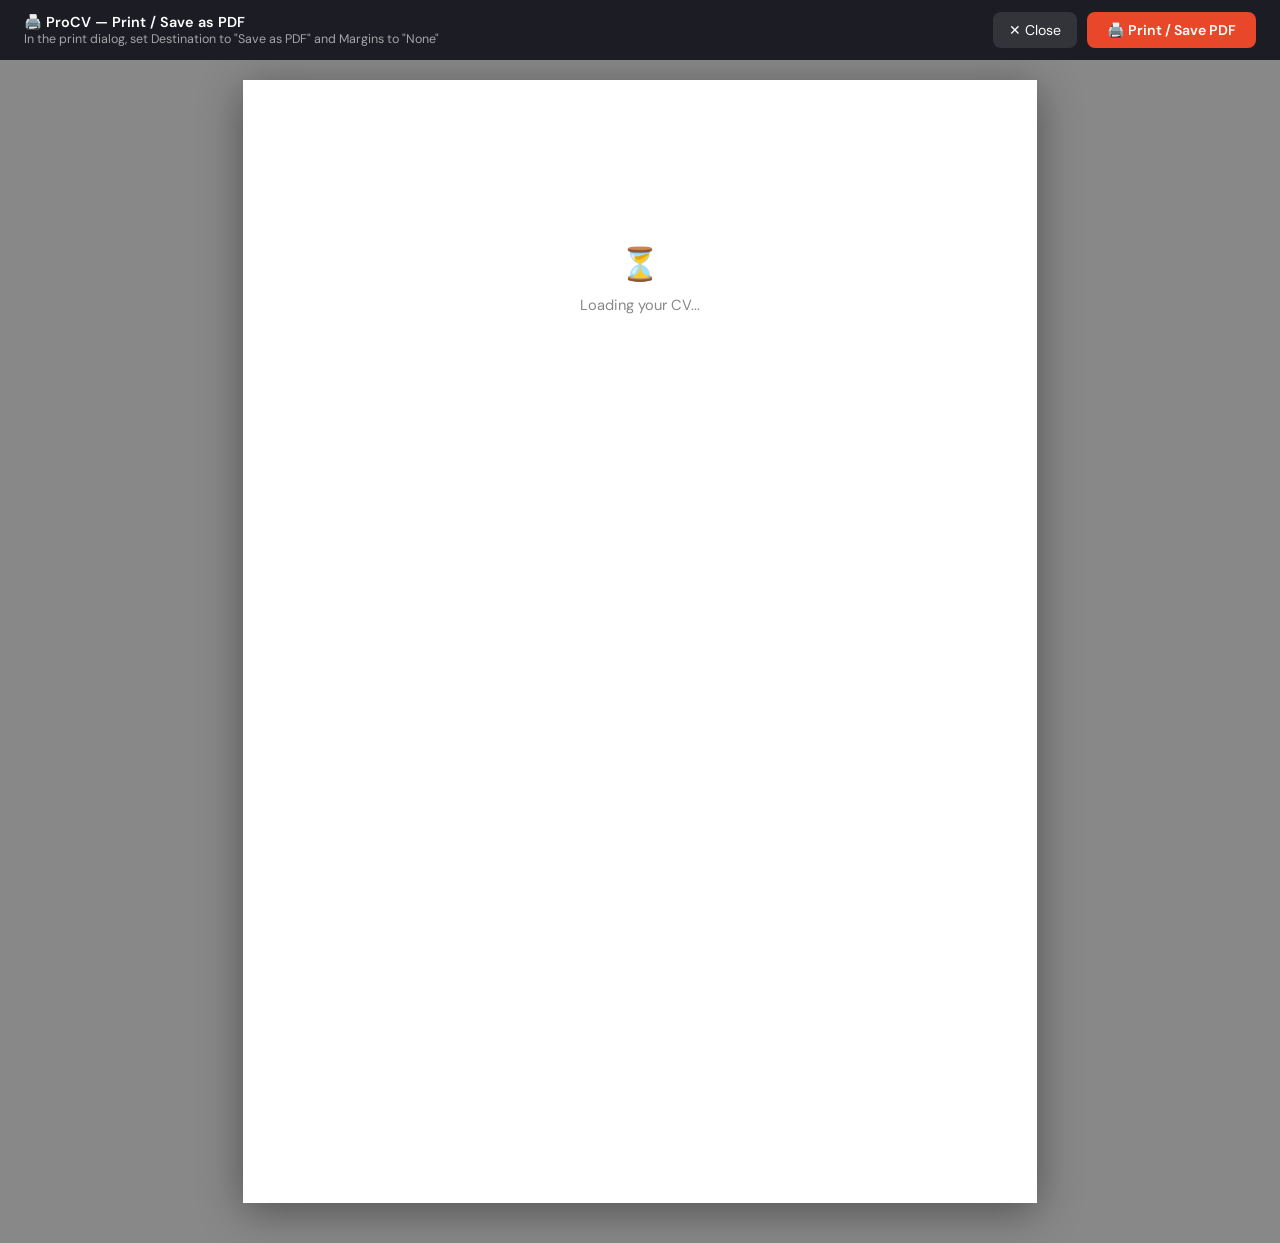
<file: print.html>
<!DOCTYPE html>
<!-- ProCV PDF Print Helper -->
<!-- This page receives CV data via postMessage or URL hash and renders it for printing -->
<html lang="en">
<head>
  <meta charset="UTF-8"/>
  <title>ProCV — Print Preview</title>
  <link href="https://fonts.googleapis.com/css2?family=DM+Sans:wght@300;400;500;600;700&family=Playfair+Display:wght@700;900&family=DM+Mono:wght@400;500&family=Cormorant+Garamond:wght@400;600;700&family=Space+Grotesk:wght@400;500;600;700&family=Lato:wght@300;400;700&family=Merriweather:wght@400;700&family=Source+Serif+4:wght@400;600;700&family=IBM+Plex+Sans:wght@400;500;600&family=Nunito:wght@400;600;700&family=Raleway:wght@400;600;700&family=Josefin+Sans:wght@400;600;700&display=swap" rel="stylesheet">
  <style>
    * { box-sizing: border-box; margin: 0; padding: 0; }
    body { background: #fff; font-size: 11pt; }
    .print-toolbar {
      position: fixed; top: 0; left: 0; right: 0; z-index: 100;
      background: #1C1D24; color: #fff;
      padding: 12px 24px;
      display: flex; align-items: center; justify-content: space-between;
      gap: 16px;
      font-family: 'DM Sans', sans-serif;
    }
    .print-toolbar h3 { font-size: 0.9rem; font-weight: 600; }
    .print-toolbar p { font-size: 0.78rem; opacity: 0.6; }
    .print-actions { display: flex; gap: 10px; }
    .btn-print { background: #E8472A; color: #fff; border: none; padding: 9px 20px; border-radius: 8px; font-family: 'DM Sans', sans-serif; font-weight: 600; cursor: pointer; font-size: 0.88rem; }
    .btn-close { background: rgba(255,255,255,0.1); color: #fff; border: none; padding: 9px 16px; border-radius: 8px; font-family: 'DM Sans', sans-serif; cursor: pointer; font-size: 0.88rem; }
    .page-wrap { padding: 80px 0 40px; display: flex; justify-content: center; background: #888; min-height: 100vh; }
    #cv-print-area { background: #fff; width: 794px; min-height: 1123px; box-shadow: 0 8px 40px rgba(0,0,0,0.4); }

    @media print {
      .print-toolbar { display: none !important; }
      .page-wrap { background: #fff; padding: 0; }
      #cv-print-area { box-shadow: none; width: 100%; }
      @page { size: A4; margin: 0; }
    }
  </style>
</head>
<body>
  <div class="print-toolbar">
    <div>
      <h3>🖨️ ProCV — Print / Save as PDF</h3>
      <p>In the print dialog, set Destination to "Save as PDF" and Margins to "None"</p>
    </div>
    <div class="print-actions">
      <button class="btn-close" onclick="window.close()">✕ Close</button>
      <button class="btn-print" onclick="window.print()">🖨️ Print / Save PDF</button>
    </div>
  </div>
  <div class="page-wrap">
    <div id="cv-print-area">
      <div style="display:flex;align-items:center;justify-content:center;height:400px;color:#888;flex-direction:column;gap:12px">
        <div style="font-size:2rem">⏳</div>
        <p style="font-family:'DM Sans',sans-serif">Loading your CV...</p>
      </div>
    </div>
  </div>

  <script>
    // Receive the CV HTML from the opener window
    window.addEventListener('message', (e) => {
      if (e.data && e.data.type === 'cv-html') {
        document.getElementById('cv-print-area').outerHTML = e.data.html;
        // Auto print after a short delay to let fonts load
        setTimeout(() => window.print(), 1200);
      }
    });

    // Also try reading from localStorage as fallback
    window.addEventListener('load', () => {
      const saved = localStorage.getItem('procv_print_html');
      if (saved) {
        try {
          const wrapper = document.getElementById('cv-print-area');
          if (wrapper) wrapper.innerHTML = saved;
          localStorage.removeItem('procv_print_html');
          setTimeout(() => window.print(), 1200);
        } catch(e) {}
      }
    });
  </script>
</body>
</html>
</file>
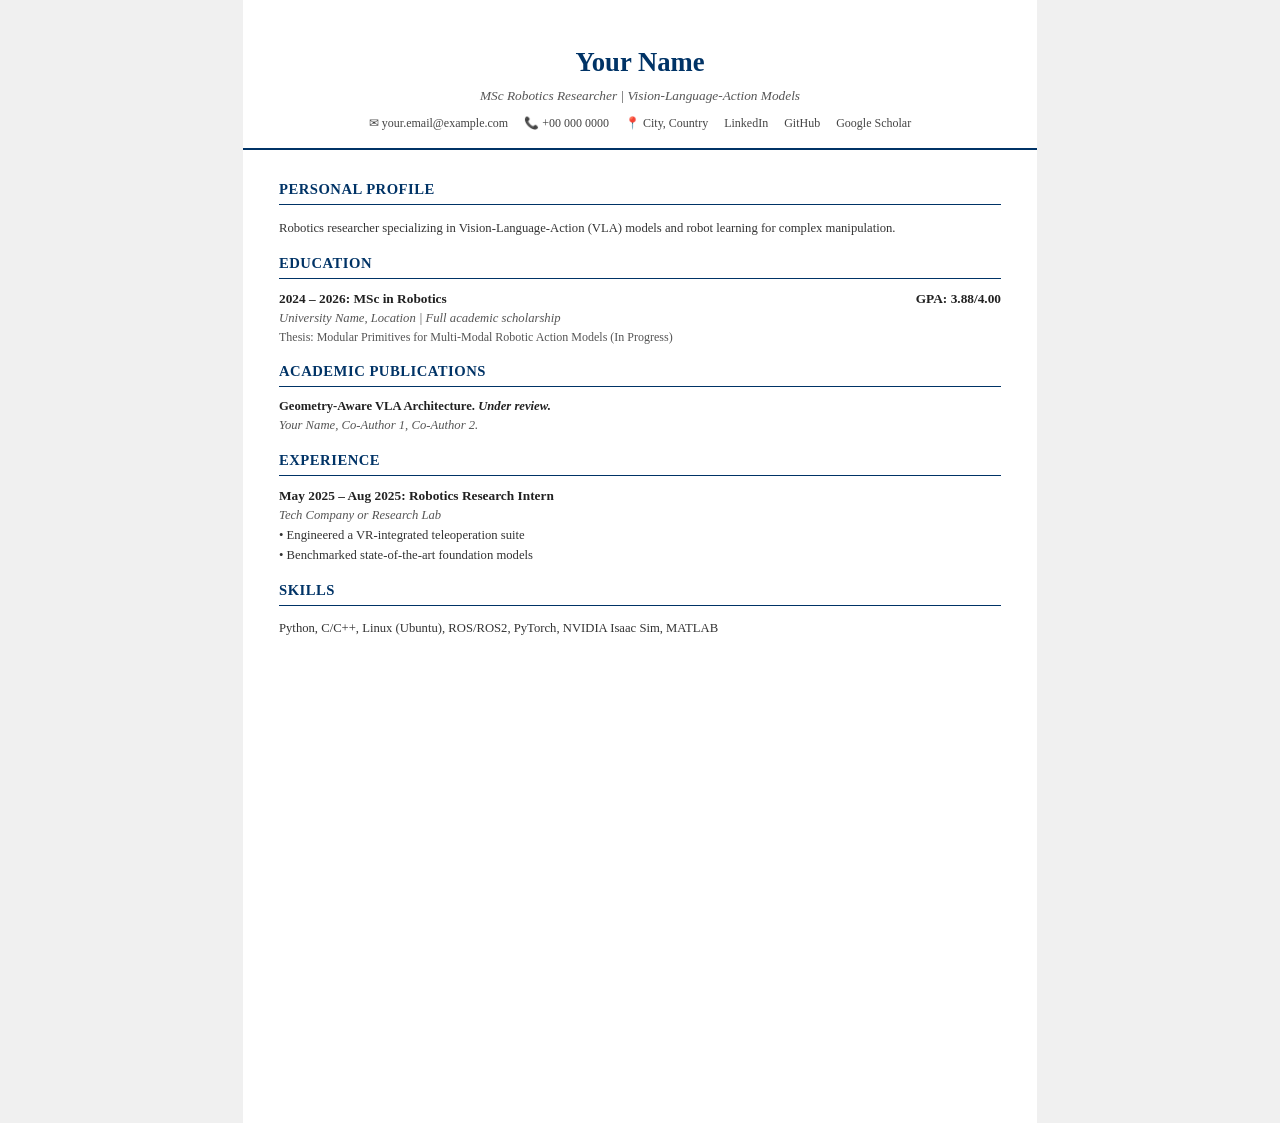
<file: template.html>
<!DOCTYPE html>
<!-- ProCV Template: MBZUAI Academic -->
<!-- Based on: MBZUAI Robotics Researcher CV format -->
<!-- Font: Times New Roman | Style: Centered academic header, navy blue accents -->
<html lang="en">
<head>
  <meta charset="UTF-8"/>
  <title>MBZUAI Academic CV Template</title>
  <style>
    :root { --accent: #003366; }
    * { font-family: 'Times New Roman', Times, serif; }
    body { margin: 0; background: #f0f0f0; }
    .cv-page { width: 794px; min-height: 1123px; background: #fff; margin: 0 auto; font-size: 10.5pt; line-height: 1.5; color: #222; }
    .mbz-header { text-align: center; padding: 24px 36px 16px; border-bottom: 2px solid #003366; }
    .mbz-header h1 { font-size: 20pt; font-weight: 700; color: #003366; margin-bottom: 4px; }
    .headline { font-size: 10pt; color: #555; margin-bottom: 8px; font-style: italic; }
    .mbz-contacts { font-size: 9pt; color: #444; display: flex; flex-wrap: wrap; justify-content: center; gap: 16px; }
    .mbz-contacts a { color: #003366; text-decoration: none; }
    .mbz-body { padding: 14px 36px; }
    .mbz-section-title { font-size: 11pt; font-weight: 700; color: #003366; border-bottom: 1px solid #003366; padding-bottom: 4px; margin: 14px 0 10px; text-transform: uppercase; letter-spacing: 0.5px; }
    .mbz-entry { margin-bottom: 12px; }
    .mbz-entry-header { display: flex; justify-content: space-between; font-weight: 700; font-size: 10pt; }
    .mbz-entry-sub { font-style: italic; font-size: 9.5pt; color: #555; }
    .mbz-entry-desc { font-size: 9.5pt; color: #333; line-height: 1.6; white-space: pre-line; }
    .mbz-pub-item { margin-bottom: 10px; font-size: 9.5pt; }
    .mbz-pub-title { font-weight: 700; }
    .mbz-pub-authors { color: #555; font-style: italic; }
  </style>
</head>
<body>
  <div class="cv-page">
    <div class="mbz-header">
      <h1>Your Name</h1>
      <div class="headline">MSc Robotics Researcher | Vision-Language-Action Models</div>
      <div class="mbz-contacts">
        <span>✉ your.email@example.com</span>
        <span>📞 +00 000 0000</span>
        <span>📍 City, Country</span>
        <span>LinkedIn</span>
        <span>GitHub</span>
        <span>Google Scholar</span>
      </div>
    </div>
    <div class="mbz-body">
      <div class="mbz-section-title">Personal Profile</div>
      <p style="font-size:9.5pt;line-height:1.6;color:#333">Robotics researcher specializing in Vision-Language-Action (VLA) models and robot learning for complex manipulation.</p>

      <div class="mbz-section-title">Education</div>
      <div class="mbz-entry">
        <div class="mbz-entry-header"><span>2024 – 2026: MSc in Robotics</span><span>GPA: 3.88/4.00</span></div>
        <div class="mbz-entry-sub">University Name, Location | Full academic scholarship</div>
        <div style="font-size:9pt;color:#555">Thesis: Modular Primitives for Multi-Modal Robotic Action Models (In Progress)</div>
      </div>

      <div class="mbz-section-title">Academic Publications</div>
      <div class="mbz-pub-item">
        <div class="mbz-pub-title">Geometry-Aware VLA Architecture. <em>Under review.</em></div>
        <div class="mbz-pub-authors">Your Name, Co-Author 1, Co-Author 2.</div>
      </div>

      <div class="mbz-section-title">Experience</div>
      <div class="mbz-entry">
        <div class="mbz-entry-header"><span>May 2025 – Aug 2025: Robotics Research Intern</span></div>
        <div class="mbz-entry-sub">Tech Company or Research Lab</div>
        <div class="mbz-entry-desc">• Engineered a VR-integrated teleoperation suite&#10;• Benchmarked state-of-the-art foundation models</div>
      </div>

      <div class="mbz-section-title">Skills</div>
      <p style="font-size:9.5pt;color:#333">Python, C/C++, Linux (Ubuntu), ROS/ROS2, PyTorch, NVIDIA Isaac Sim, MATLAB</p>
    </div>
  </div>
</body>
</html>
</file>
